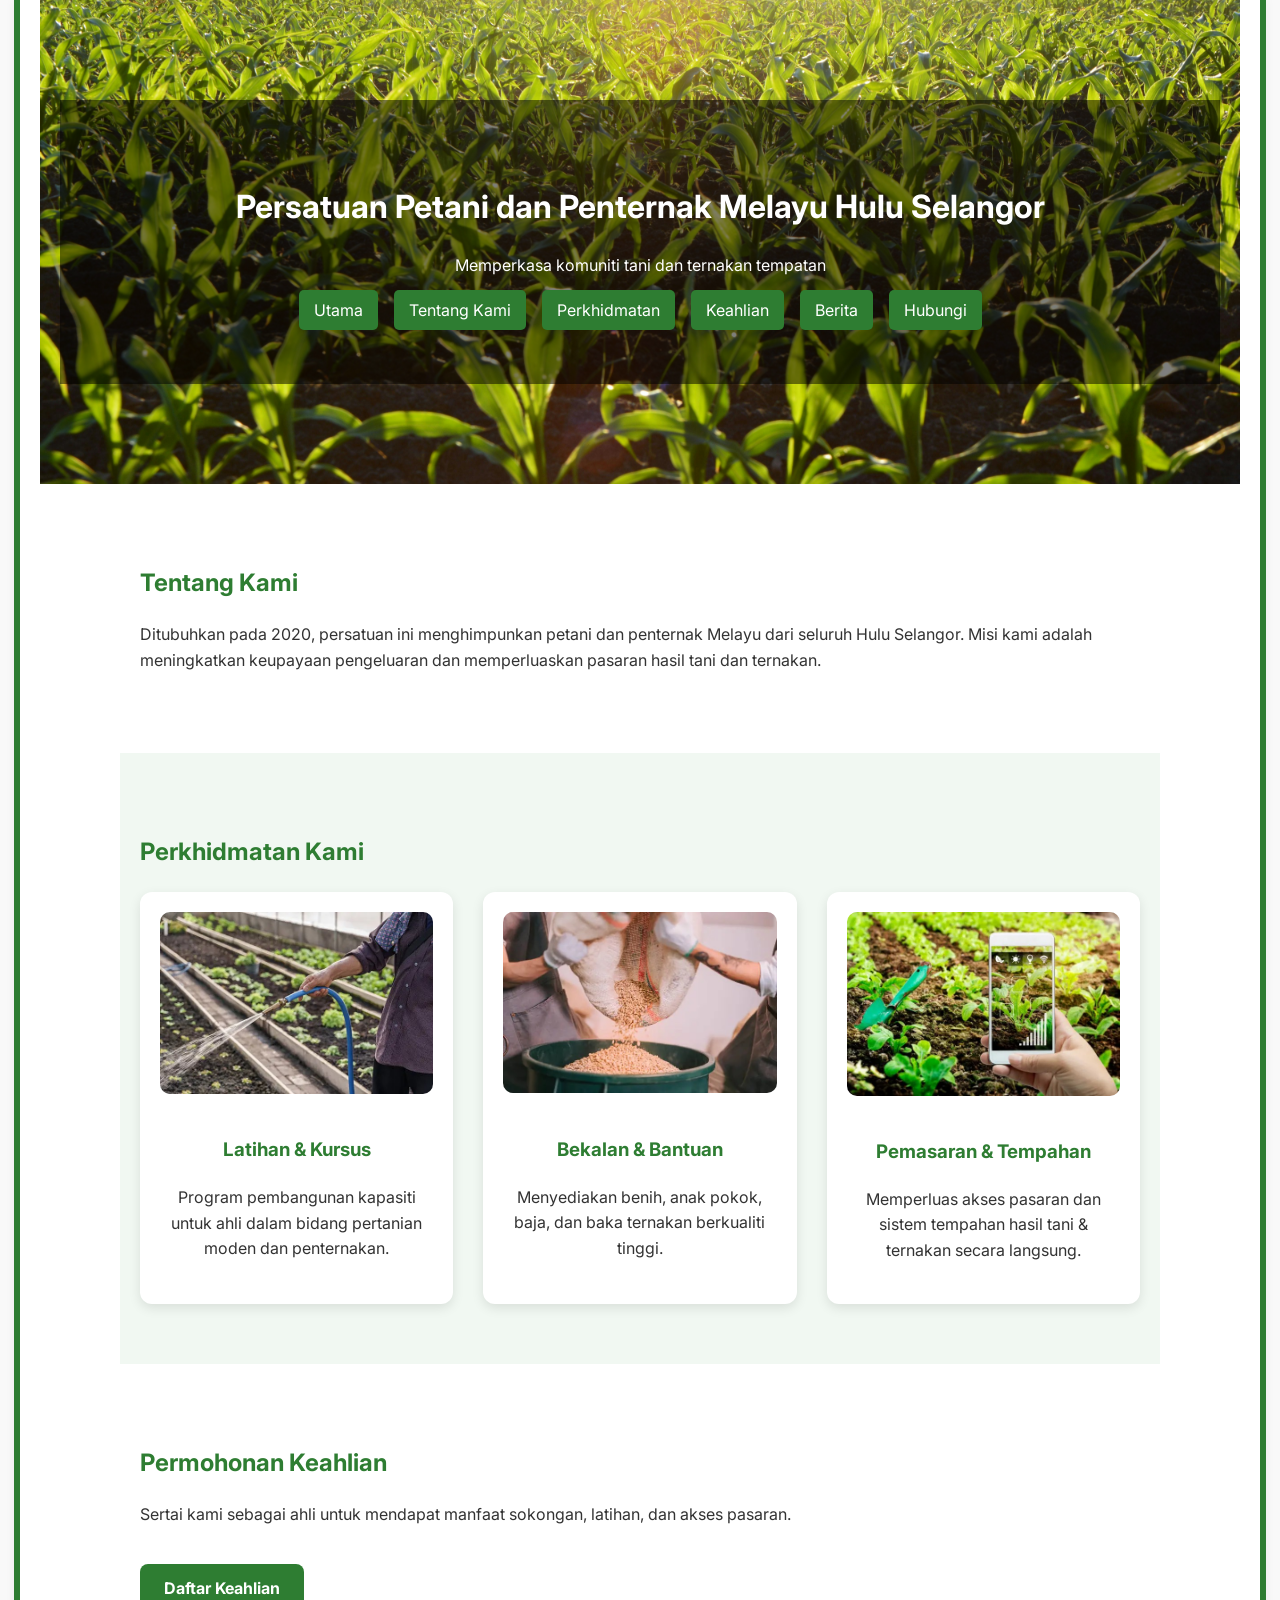
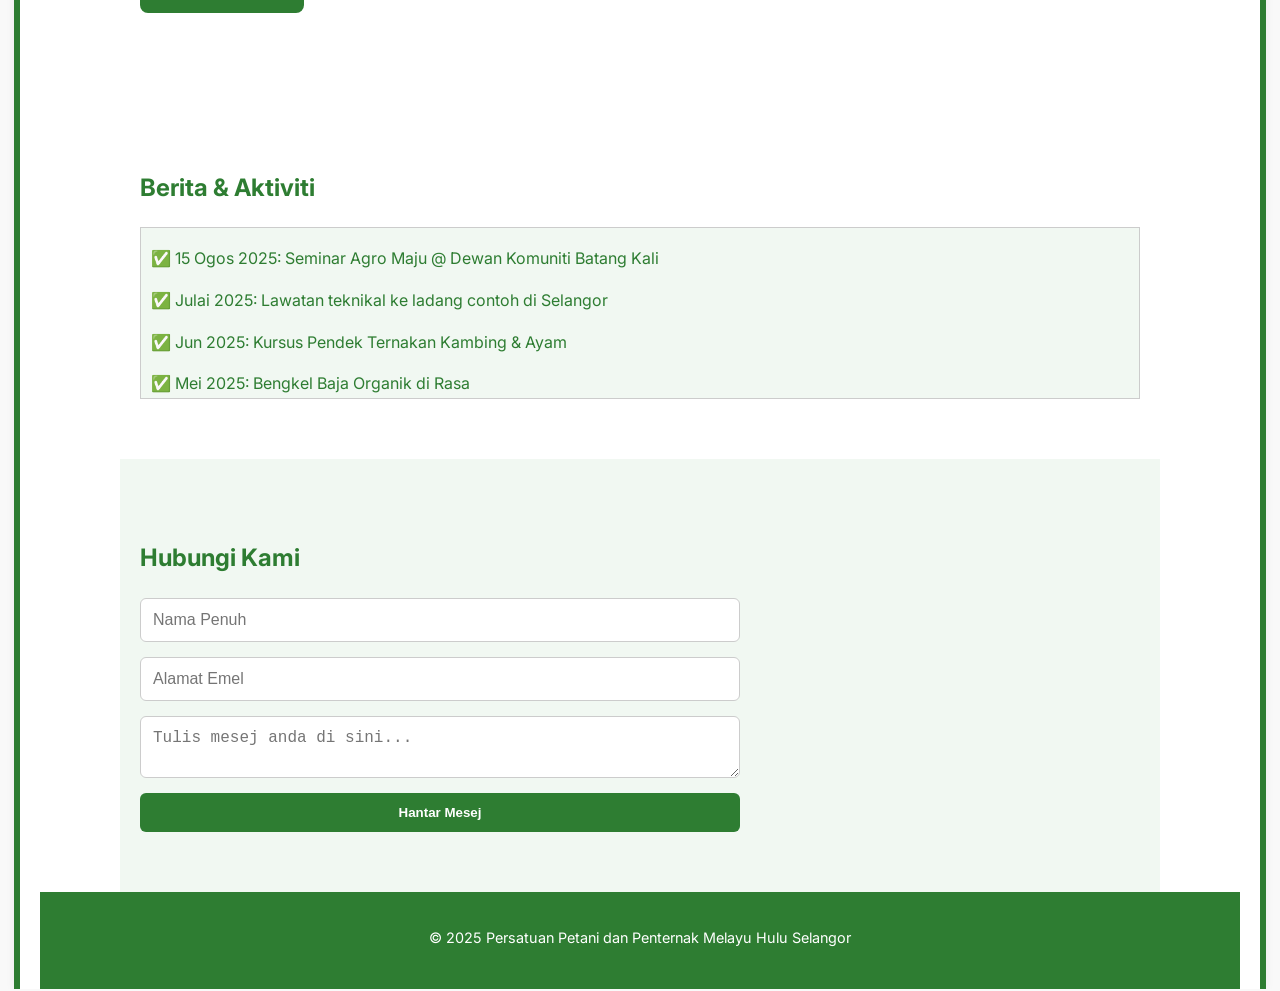
<file: index.html>
<!DOCTYPE html>
<html lang="ms">
<head>
  <meta charset="UTF-8" />
  <meta name="viewport" content="width=device-width, initial-scale=1.0" />
  <meta name="theme-color" content="#FFFFFF" />
  <title>Persatuan Petani dan Penternak Melayu Hulu Selangor</title>
  <link rel="icon" href="img/banner.jpg" />
  <link rel="stylesheet" href="style.css" />
  <link href="https://fonts.googleapis.com/css2?family=Inter&display=swap" rel="stylesheet" />
</head>
<body>
  <div class="container">
    <header class="hero">
      <div class="overlay">
        <h1>Persatuan Petani dan Penternak Melayu Hulu Selangor</h1>
        <p>Memperkasa komuniti tani dan ternakan tempatan</p>
        <nav>
          <ul>
            <li><a href="#">Utama</a></li>
            <li><a href="#tentang">Tentang Kami</a></li>
            <li><a href="#perkhidmatan">Perkhidmatan</a></li>
            <li><a href="#keahlian">Keahlian</a></li>
            <li><a href="#berita">Berita</a></li>
            <li><a href="#hubungi">Hubungi</a></li>
          </ul>
        </nav>
      </div>
    </header>

    <main>
      <section id="tentang">
        <h2>Tentang Kami</h2>
        <p>Ditubuhkan pada 2020, persatuan ini menghimpunkan petani dan penternak Melayu dari seluruh Hulu Selangor. Misi kami adalah meningkatkan keupayaan pengeluaran dan memperluaskan pasaran hasil tani dan ternakan.</p>
      </section>

      <section id="perkhidmatan" class="bg-light">
        <h2>Perkhidmatan Kami</h2>
        <div class="grid">
          <div class="card">
            <img src="img/latihan.jpg" alt="Latihan Pertanian" />
            <h3>Latihan & Kursus</h3>
            <p>Program pembangunan kapasiti untuk ahli dalam bidang pertanian moden dan penternakan.</p>
          </div>
          <div class="card">
            <img src="img/bekalan.jpg" alt="Bekalan Benih" />
            <h3>Bekalan & Bantuan</h3>
            <p>Menyediakan benih, anak pokok, baja, dan baka ternakan berkualiti tinggi.</p>
          </div>
          <div class="card">
            <a href="order.html" target="_blank">
              <img src="img/pasaran.jpg" alt="Pasaran" />
              <h3>Pemasaran & Tempahan</h3>
              <p>Memperluas akses pasaran dan sistem tempahan hasil tani & ternakan secara langsung.</p>
            </a>
          </div>
        </div>
      </section>

      <section id="keahlian">
        <h2>Permohonan Keahlian</h2>
        <p>Sertai kami sebagai ahli untuk mendapat manfaat sokongan, latihan, dan akses pasaran.</p>
        <a href="https://docs.google.com/forms/d/e/1FAIpQLSdunsdr13lrnPWJwEhJfTP72BDJOvR4etPCgodRfhuBAToGKg/viewform" target="_blank" class="btn-daftar">Daftar Keahlian</a>
      </section>

      <section id="berita">
        <h2>Berita & Aktiviti</h2>
        <div class="berita-scroll">
          <ul>
            <li><a href="berita/15-ogos-2025-seminar-agro.html" target="_blank">✅ 15 Ogos 2025: Seminar Agro Maju @ Dewan Komuniti Batang Kali</a></li>
            <li><a href="berita/julai-2025-lawatan-teknikal.html" target="_blank">✅ Julai 2025: Lawatan teknikal ke ladang contoh di Selangor</a></li>
            <li><a href="berita/jun-2025-kursus-ternakan.html" target="_blank">✅ Jun 2025: Kursus Pendek Ternakan Kambing & Ayam</a></li>
            <li><a href="berita/mei-2025-bengkel-organik.html" target="_blank">✅ Mei 2025: Bengkel Baja Organik di Rasa</a></li>
          </ul>
        </div>
      </section>

      <section id="hubungi" class="bg-light">
        <h2>Hubungi Kami</h2>
        <form action="https://formsubmit.co/pasarladang@gmail.com" method="POST">
          <input type="text" name="nama" placeholder="Nama Penuh" required />
          <input type="email" name="emel" placeholder="Alamat Emel" required />
          <textarea name="mesej" placeholder="Tulis mesej anda di sini..." required></textarea>
          <input type="hidden" name="_subject" value="Mesej dari Laman PPPMHS">
          <input type="hidden" name="_captcha" value="false">
          <input type="hidden" name="_next" value="https://example.com/terima-kasih.html">
          <button type="submit">Hantar Mesej</button>
        </form>
      </section>
    </main>

    <footer>
      <p>&copy; 2025 Persatuan Petani dan Penternak Melayu Hulu Selangor</p>
    </footer>
  </div>
</body>
</file>
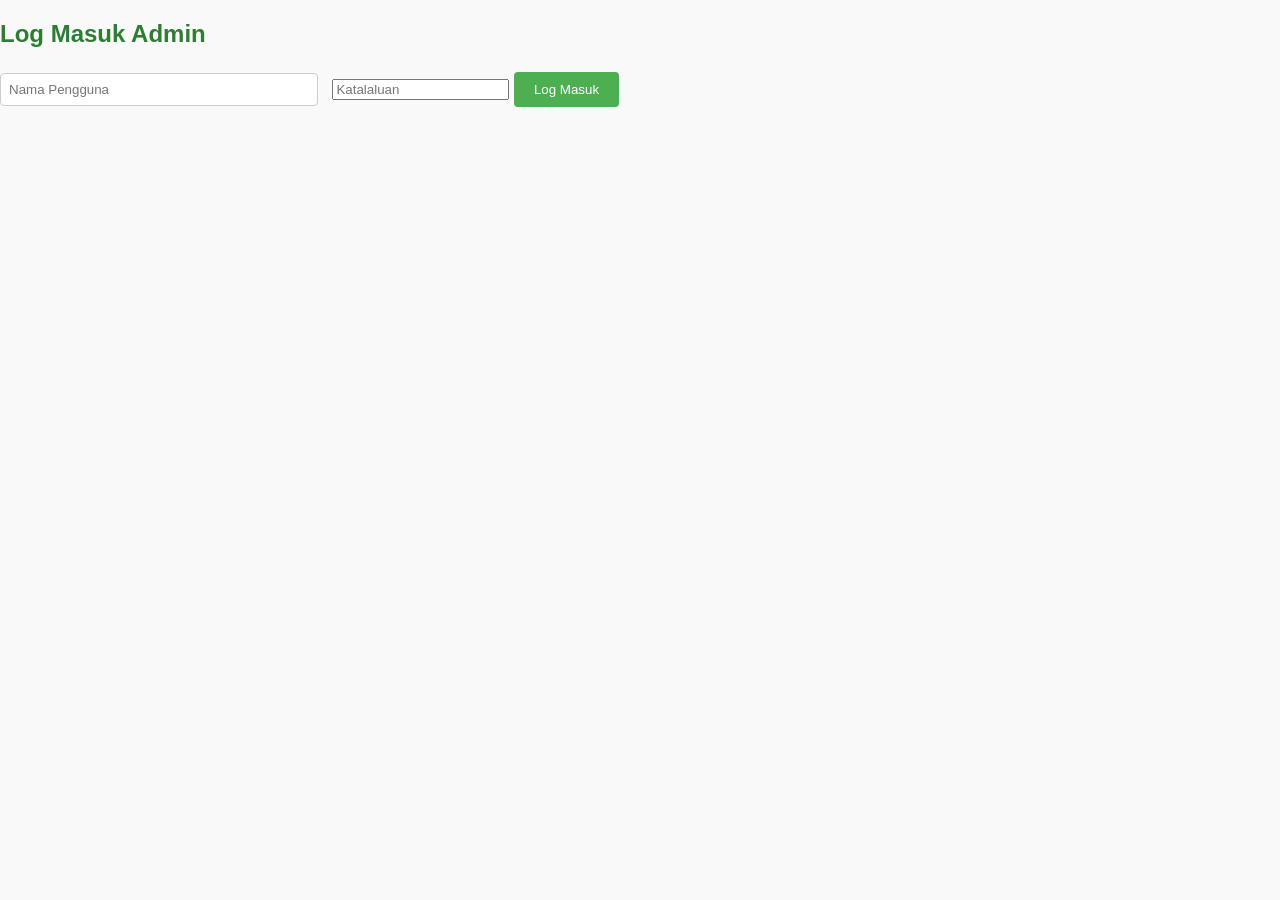
<file: admin panel ui.html>
<!DOCTYPE html>
<html lang="ms">
<head>
  <meta charset="UTF-8">
  <meta name="viewport" content="width=device-width, initial-scale=1.0">
  <title>Panel Admin PasarLadang</title>
  <link rel="stylesheet" href="admin-style.css">
</head>
<body>
  <div id="login-section">
    <h2>Log Masuk Admin</h2>
    <form id="login-form" method="POST">
      <input type="text" id="admin-username" placeholder="Nama Pengguna" required>
      <input type="password" id="admin-password" placeholder="Katalaluan" required>
      <button type="submit">Log Masuk</button>
    </form>
  </div>

  <div id="admin-panel" style="display:none;">
    <header class="admin-header">
      <h1>Panel Admin PasarLadang</h1>
      <nav>
        <button onclick="tukarTab('produk')">📦 Produk</button>
        <button onclick="tukarTab('tempahan')">📄 Tempahan</button>
        <button onclick="tukarTab('berita')">📰 Berita</button>
      </nav>
    </header>

    <main>
      <!-- Tab: Produk -->
      <section id="tab-produk" class="tab-content">
        <h2>Senarai Produk</h2>
        <table id="produk-table">
          <thead>
            <tr>
              <th>Nama</th><th>Harga</th><th>Unit</th><th>Gambar</th><th>Tindakan</th>
            </tr>
          </thead>
          <tbody id="produk-list">
            <!-- Diisi melalui JavaScript -->
          </tbody>
        </table>

        <h3>Tambah Produk Baru</h3>
        <form id="form-produk">
          <input type="text" id="nama" placeholder="Nama" required>
          <input type="number" id="harga" placeholder="Harga" required>
          <input type="text" id="unit" placeholder="Unit" required>
          <input type="text" id="gambar" placeholder="Path Gambar" required>
          <button type="submit">Tambah</button>
        </form>
      </section>

      <!-- Tab: Tempahan (Placeholder) -->
      <section id="tab-tempahan" class="tab-content" style="display:none">
        <h2>Senarai Tempahan</h2>
        <a href="senarai-tempahan.html">📦 Lihat Senarai Tempahan</a>

      </section>

      <!-- Tab: Berita -->
      <section id="tab-berita" class="tab-content" style="display:none">
        <h2>Urus Berita & Aktiviti</h2>
        <form id="form-berita">
          <input type="text" id="tajuk-berita" placeholder="Tajuk" required>
          <textarea id="kandungan-berita" placeholder="Isi berita" required></textarea>
          <button type="submit">Hantar Berita</button>
        </form>
        <ul id="senarai-berita"></ul>
      </section>
    </main>
  </div>

  <script>
    const produkList = [];
    const beritaList = [];

    function renderProduk() {
      const tbody = document.getElementById('produk-list');
      tbody.innerHTML = '';
      produkList.forEach((p, i) => {
        tbody.innerHTML += `
          <tr>
            <td>${p.nama}</td>
            <td>RM${p.harga}</td>
            <td>${p.unit}</td>
            <td><img src="${p.gambar}" width="50"></td>
            <td><button onclick="padamProduk(${i})">Padam</button></td>
          </tr>`;
      });
    }

    function padamProduk(index) {
      produkList.splice(index, 1);
      renderProduk();
    }

    document.getElementById('form-produk').addEventListener('submit', (e) => {
      e.preventDefault();
      const nama = document.getElementById('nama').value;
      const harga = parseFloat(document.getElementById('harga').value);
      const unit = document.getElementById('unit').value;
      const gambar = document.getElementById('gambar').value;
      produkList.push({ nama, harga, unit, gambar });
      renderProduk();
      e.target.reset();
    });

    function tukarTab(tabId) {
      document.querySelectorAll('.tab-content').forEach(el => el.style.display = 'none');
      document.getElementById('tab-' + tabId).style.display = 'block';
    }

    document.getElementById('login-form').addEventListener('submit', function(e) {
      e.preventDefault();
      const user = document.getElementById('admin-username').value;
      const pass = document.getElementById('admin-password').value;
      if (user === 'admin' && pass === 'ladang0725') {
        document.getElementById('login-section').style.display = 'none';
        document.getElementById('admin-panel').style.display = 'block';
      } else {
        alert('Nama pengguna atau kata laluan salah.');
      }
    });

    document.getElementById('form-berita').addEventListener('submit', function(e) {
      e.preventDefault();
      const tajuk = document.getElementById('tajuk-berita').value;
      const kandungan = document.getElementById('kandungan-berita').value;
      beritaList.push({ tajuk, kandungan });
      simpanBerita();
      renderBerita();
      e.target.reset();
    });

    function renderBerita() {
      const senarai = document.getElementById('senarai-berita');
      senarai.innerHTML = '';
      beritaList.forEach((b, i) => {
        senarai.innerHTML += `<li><strong>${b.tajuk}</strong><br>${b.kandungan}</li>`;
      });
    }

    function simpanBerita() {
      localStorage.setItem('berita', JSON.stringify(beritaList));
    }

    function muatBerita() {
      const data = localStorage.getItem('berita');
      if (data) {
        const parsed = JSON.parse(data);
        parsed.forEach(b => beritaList.push(b));
        renderBerita();
      }
    }

    window.onload = function() {
  muatBerita();
  muatTempahan();
};
    function renderTempahan() {
  const section = document.getElementById('tab-tempahan');
  section.innerHTML = `
    <h2>Senarai Tempahan</h2>
    <table>
      <thead>
        <tr><th>Nama</th><th>Telefon</th><th>Alamat</th><th>Produk</th></tr>
      </thead>
      <tbody id="senarai-tempahan"></tbody>
    </table>`;
  
  const tbody = document.getElementById('senarai-tempahan');
  tempahanList.forEach(t => {
    tbody.innerHTML += `
      <tr>
        <td>${t.nama}</td>
        <td>${t.telefon}</td>
        <td>${t.alamat}</td>
        <td>${t.senaraiProduk}</td>
      </tr>`;
  });
}

function simpanTempahan() {
  localStorage.setItem('tempahan', JSON.stringify(tempahanList));
}

function muatTempahan() {
  const data = localStorage.getItem('tempahan');
  if (data) {
    const parsed = JSON.parse(data);
    parsed.forEach(t => tempahanList.push(t));
    renderTempahan();
  }
}

  </script>
</body>
</html>
</file>
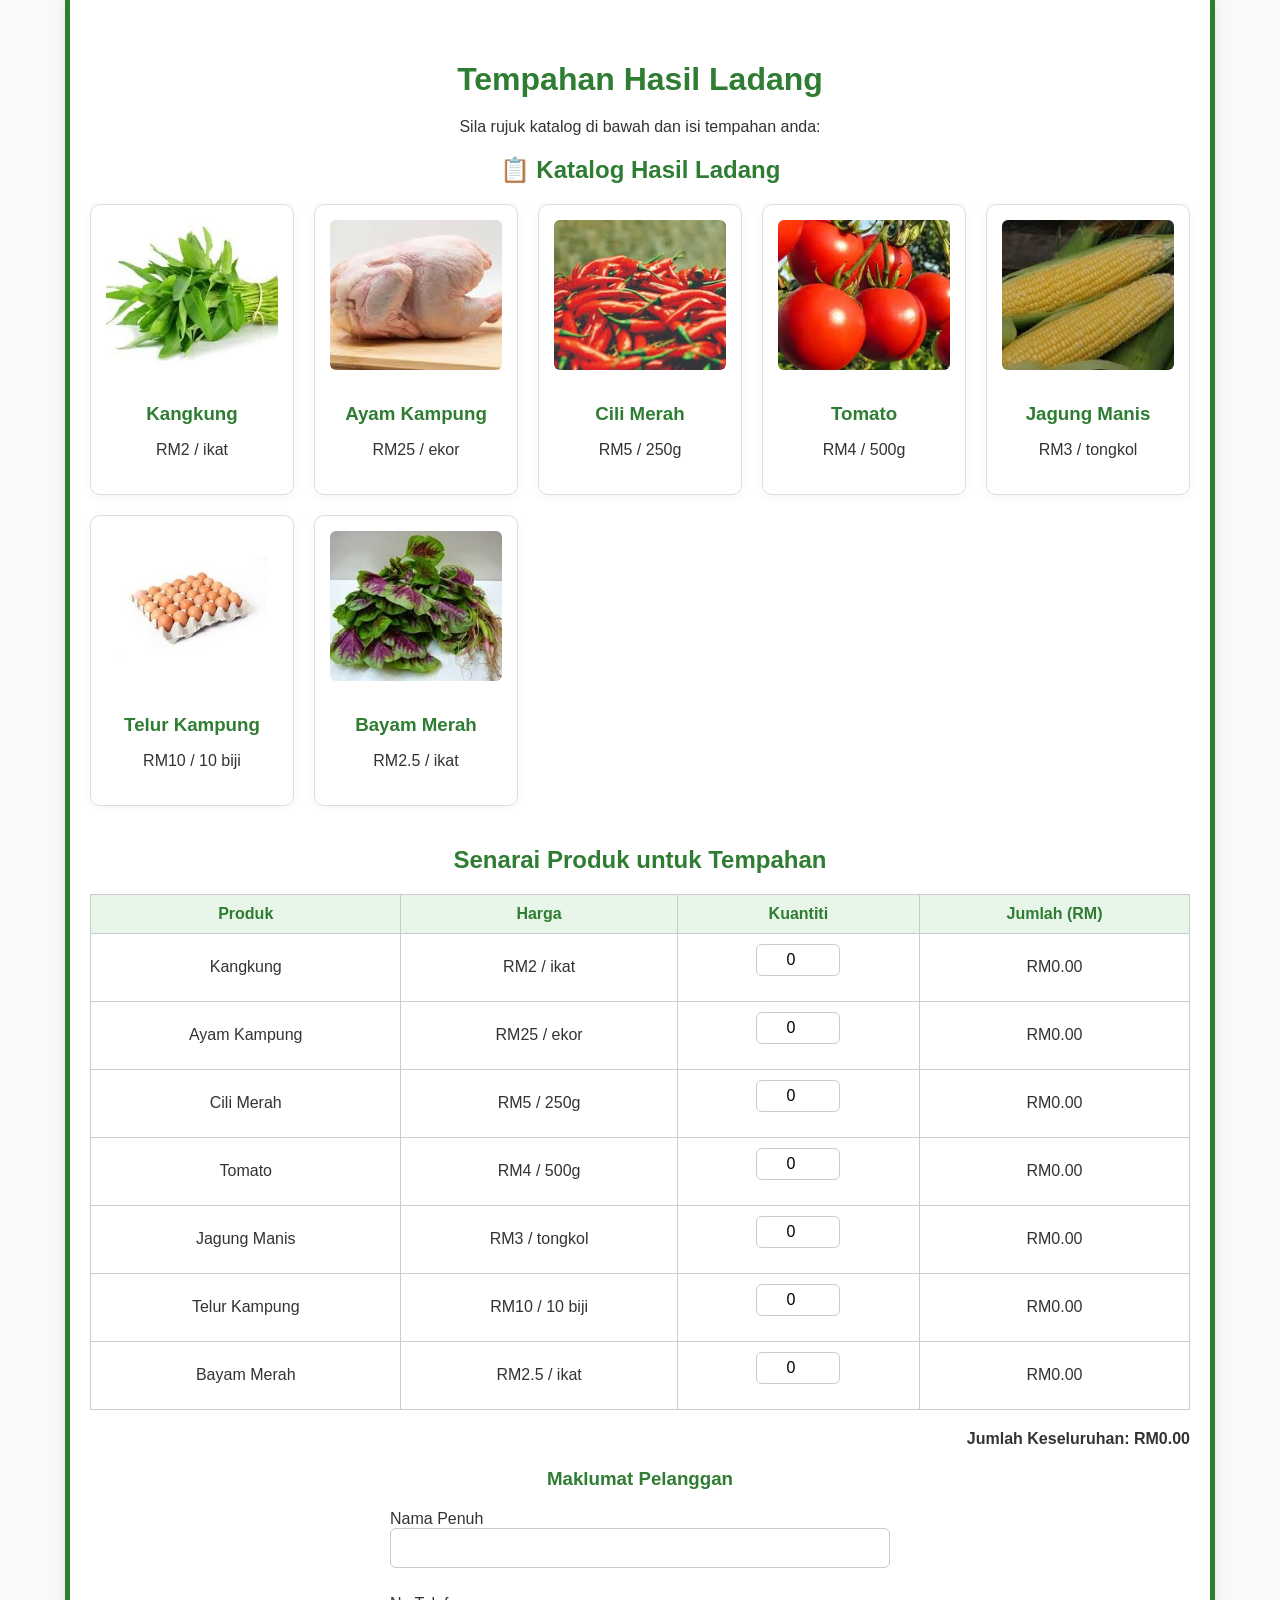
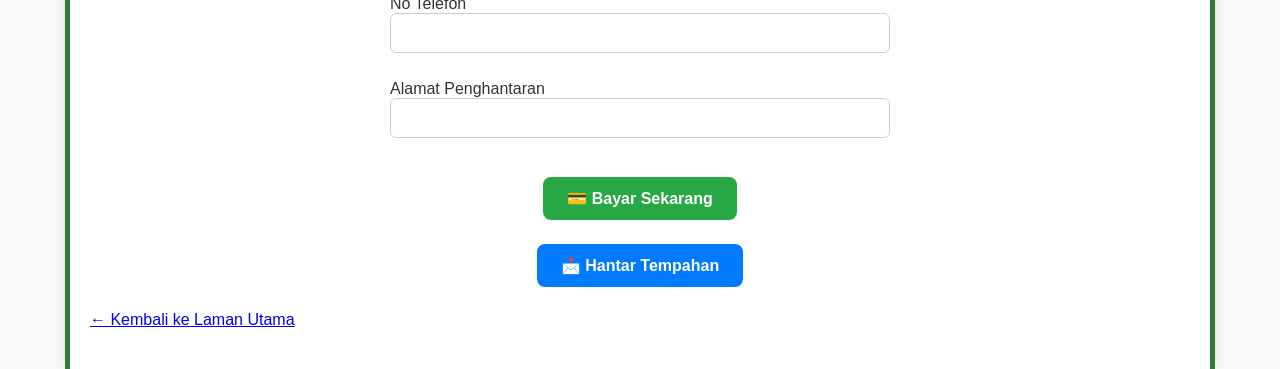
<file: order.html>
<!DOCTYPE html>
<html lang="ms">
<head>
  <meta charset="UTF-8" />
  <meta name="viewport" content="width=device-width, initial-scale=1.0" />
  <title>Tempahan PasarLadang</title>
  <link rel="stylesheet" href="style-order.css" />
</head>
<body class="order-page">
  <main class="order-container">
    <h1>Tempahan Hasil Ladang</h1>
    <p>Sila rujuk katalog di bawah dan isi tempahan anda:</p>

    <!-- Katalog Produk -->
    <section class="produk-senarai">
      <h2>📋 Katalog Hasil Ladang</h2>
      <div id="produk-grid" class="produk-grid"></div>
    </section>

    <!-- Borang Tempahan -->
    <form id="order-form" action="https://formsubmit.co/pasarladang@gmail.com" method="POST">
      <h2>Senarai Produk untuk Tempahan</h2>
      <table class="jadual-produk">
        <thead>
          <tr>
            <th>Produk</th>
            <th>Harga</th>
            <th>Kuantiti</th>
            <th>Jumlah (RM)</th>
          </tr>
        </thead>
        <tbody id="borang-produk">
          <!-- Akan diisi melalui JavaScript -->
        </tbody>
      </table>

      <p style="text-align:right; font-weight:bold;">
        Jumlah Keseluruhan: <span id="jumlah-keseluruhan">RM0.00</span>
      </p>

      <h3>Maklumat Pelanggan</h3>
      <div class="maklumat-pelanggan">
  <div class="input-kumpulan">
    <label for="nama">Nama Penuh</label>
    <input type="text" id="nama" name="nama" required>
  </div>
  <div class="input-kumpulan">
    <label for="telefon">No Telefon</label>
    <input type="text" id="telefon" name="telefon" required>
  </div>
  <div class="input-kumpulan">
    <label for="alamat">Alamat Penghantaran</label>
    <input type="text" id="alamat" name="alamat" required>
  </div>
</div>

<div class="butang-container">
  <a href="https://toyyibpay.com/sample-bayaran" target="_blank" class="butang-bayar">💳 Bayar Sekarang</a>
</div>
      <div class="butang-container">
  <button type="submit" class="butang-hantar">📩 Hantar Tempahan</button>
</div>
      <input type="hidden" name="_subject" value="Tempahan Baru dari PasarLadang">
      <input type="hidden" name="_captcha" value="false">
      <input type="hidden" name="_next" value="terima-kasih.html">
    </form>

    <div style="margin-top: 20px;">
      <a href="index.html">← Kembali ke Laman Utama</a>
    </div>
  </main>

  <!-- SCRIPT -->
 <script>
  async function muatProduk() {
    try {
      const response = await fetch('produk.json');
      const produkList = await response.json();

      const katalog = document.getElementById("produk-grid");
      const borang = document.getElementById("borang-produk");

      produkList.forEach(item => {
        // Katalog
        const div = document.createElement("div");
        div.className = "produk-kad";
        div.innerHTML = `
          <img src="${item.gambar}" alt="${item.nama}">
          <h3>${item.nama}</h3>
          <p>RM${item.harga} / ${item.unit}</p>
        `;
        katalog.appendChild(div);

        // Borang
        const tr = document.createElement("tr");
        tr.innerHTML = `
          <td>${item.nama}</td>
          <td data-harga="${item.harga}">RM${item.harga} / ${item.unit}</td>
          <td><input type="number" name="${item.nama}" min="0" value="0" onchange="kiraJumlah()"></td>
          <td class="jumlah-item">RM0.00</td>
        `;
        borang.appendChild(tr);
      });

      kiraJumlah();
    } catch (err) {
      console.error("Gagal muat produk.json:", err);
      alert("Gagal memuatkan senarai produk.");
    }
  }

  function kiraJumlah() {
    const baris = document.querySelectorAll("#borang-produk tr");
    let jumlahKeseluruhan = 0;

    baris.forEach(row => {
      const hargaCell = row.querySelector("td[data-harga]");
      const harga = parseFloat(hargaCell.getAttribute("data-harga"));
      const kuantitiInput = row.querySelector("input[type='number']");
      const kuantiti = parseInt(kuantitiInput.value) || 0;
      const jumlah = harga * kuantiti;

      row.querySelector(".jumlah-item").innerText = "RM" + jumlah.toFixed(2);
      jumlahKeseluruhan += jumlah;
    });

    document.getElementById("jumlah-keseluruhan").innerText = "RM" + jumlahKeseluruhan.toFixed(2);
  }

  window.onload = muatProduk;

  document.getElementById("order-form").addEventListener("submit", function (event) {
    const tempahanList = JSON.parse(localStorage.getItem("tempahan") || "[]");

    const nama = document.getElementById("nama").value;
    const telefon = document.getElementById("telefon").value;
    const alamat = document.getElementById("alamat").value;

    const baris = document.querySelectorAll("#borang-produk tr");
    let senaraiProduk = [];

    baris.forEach(row => {
      const namaProduk = row.cells[0].innerText;
      const kuantiti = parseInt(row.querySelector("input[type='number']").value) || 0;
      if (kuantiti > 0) {
        senaraiProduk.push(`${namaProduk} x${kuantiti}`);
      }
    });

    // Halang submit jika tiada produk dipilih
    if (senaraiProduk.length === 0) {
      alert("Sila pilih sekurang-kurangnya satu produk untuk ditempah.");
      event.preventDefault();
      return;
    }

    const rekodBaru = {
      nama,
      telefon,
      alamat,
      senaraiProduk: senaraiProduk.join(", ")
    };

    tempahanList.push(rekodBaru);
    localStorage.setItem("tempahan", JSON.stringify(tempahanList));
  });
</script>
</body>
</html>
</file>
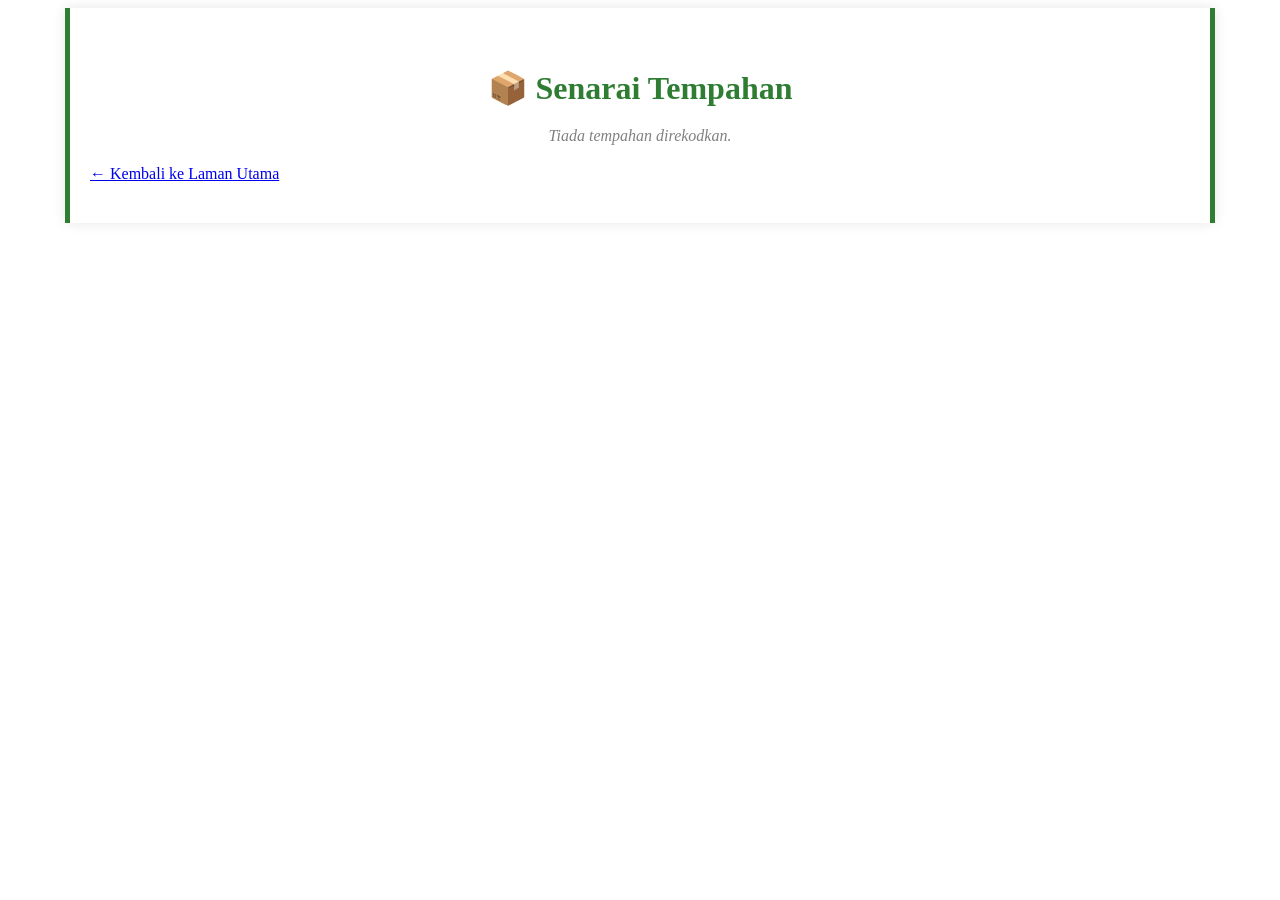
<file: senarai-tempahan.html>
<!DOCTYPE html>
<html lang="ms">
<head>
  <meta charset="UTF-8" />
  <title>Senarai Tempahan</title>
  <link rel="stylesheet" href="style-order.css" />
  <style>
    table {
      width: 100%;
      border-collapse: collapse;
      margin-top: 20px;
    }

    th, td {
      padding: 10px;
      border: 1px solid #ccc;
      text-align: left;
    }

    .kosong {
      color: gray;
      font-style: italic;
    }

    .total-box {
      margin-top: 15px;
      font-weight: bold;
    }

    .btn-padam {
      background-color: #c0392b;
      color: white;
      border: none;
      padding: 6px 10px;
      border-radius: 4px;
      cursor: pointer;
    }

    .btn-padam:hover {
      background-color: #e74c3c;
    }
  </style>
</head>
<body>
  <main class="order-container">
    <h1>📦 Senarai Tempahan</h1>
    <div id="senarai"></div>

    <div class="total-box" id="ringkasan"></div>

    <div style="margin-top: 20px;">
      <a href="index.html">← Kembali ke Laman Utama</a>
    </div>
  </main>

  <script>
    let tempahanList = JSON.parse(localStorage.getItem("tempahan") || "[]");
    const senaraiDiv = document.getElementById("senarai");
    const ringkasanDiv = document.getElementById("ringkasan");

    function paparSenarai() {
      if (tempahanList.length === 0) {
        senaraiDiv.innerHTML = '<p class="kosong">Tiada tempahan direkodkan.</p>';
        ringkasanDiv.innerHTML = '';
        return;
      }

      let html = `
        <table>
          <thead>
            <tr>
              <th>Nama</th>
              <th>Telefon</th>
              <th>Alamat</th>
              <th>Produk Ditempah</th>
              <th>Jumlah (RM)</th>
              <th>Tindakan</th>
            </tr>
          </thead>
          <tbody>
      `;

      let jumlahKeseluruhan = 0;

      tempahanList.forEach((tempahan, index) => {
        const nilai = anggarJumlah(tempahan.senaraiProduk);
        jumlahKeseluruhan += nilai;

        html += `
          <tr>
            <td>${tempahan.nama}</td>
            <td>${tempahan.telefon}</td>
            <td>${tempahan.alamat}</td>
            <td>${tempahan.senaraiProduk}</td>
            <td>RM${nilai.toFixed(2)}</td>
            <td><button class="btn-padam" onclick="padamTempahan(${index})">🗑️ Padam</button></td>
          </tr>
        `;
      });

      html += `</tbody></table>`;
      senaraiDiv.innerHTML = html;

      ringkasanDiv.innerHTML = `
        Jumlah Tempahan: ${tempahanList.length}<br>
        Nilai Keseluruhan: RM${jumlahKeseluruhan.toFixed(2)}
      `;
    }

    function anggarJumlah(teks) {
      const hargaMap = {
        "Kangkung": 2,
        "Ayam Kampung": 25,
        "Cili Merah": 5,
        "Tomato": 4,
        "Jagung Manis": 3,
        "Telur Kampung": 10,
        "Bayam Merah": 2.5
      };

      let jumlah = 0;
      if (!teks) return 0;

      const senarai = teks.split(",");
      senarai.forEach(item => {
        const padan = item.trim().match(/(.+?) x(\d+)/);
        if (padan) {
          const nama = padan[1].trim();
          const kuantiti = parseInt(padan[2]);
          const harga = hargaMap[nama] || 0;
          jumlah += harga * kuantiti;
        }
      });
      return jumlah;
    }

    function padamTempahan(index) {
      if (confirm("Padam tempahan ini?")) {
        tempahanList.splice(index, 1);
        localStorage.setItem("tempahan", JSON.stringify(tempahanList));
        paparSenarai();
      }
    }

    // Mula papar
    paparSenarai();
  </script>
</body>
</html>
</file>
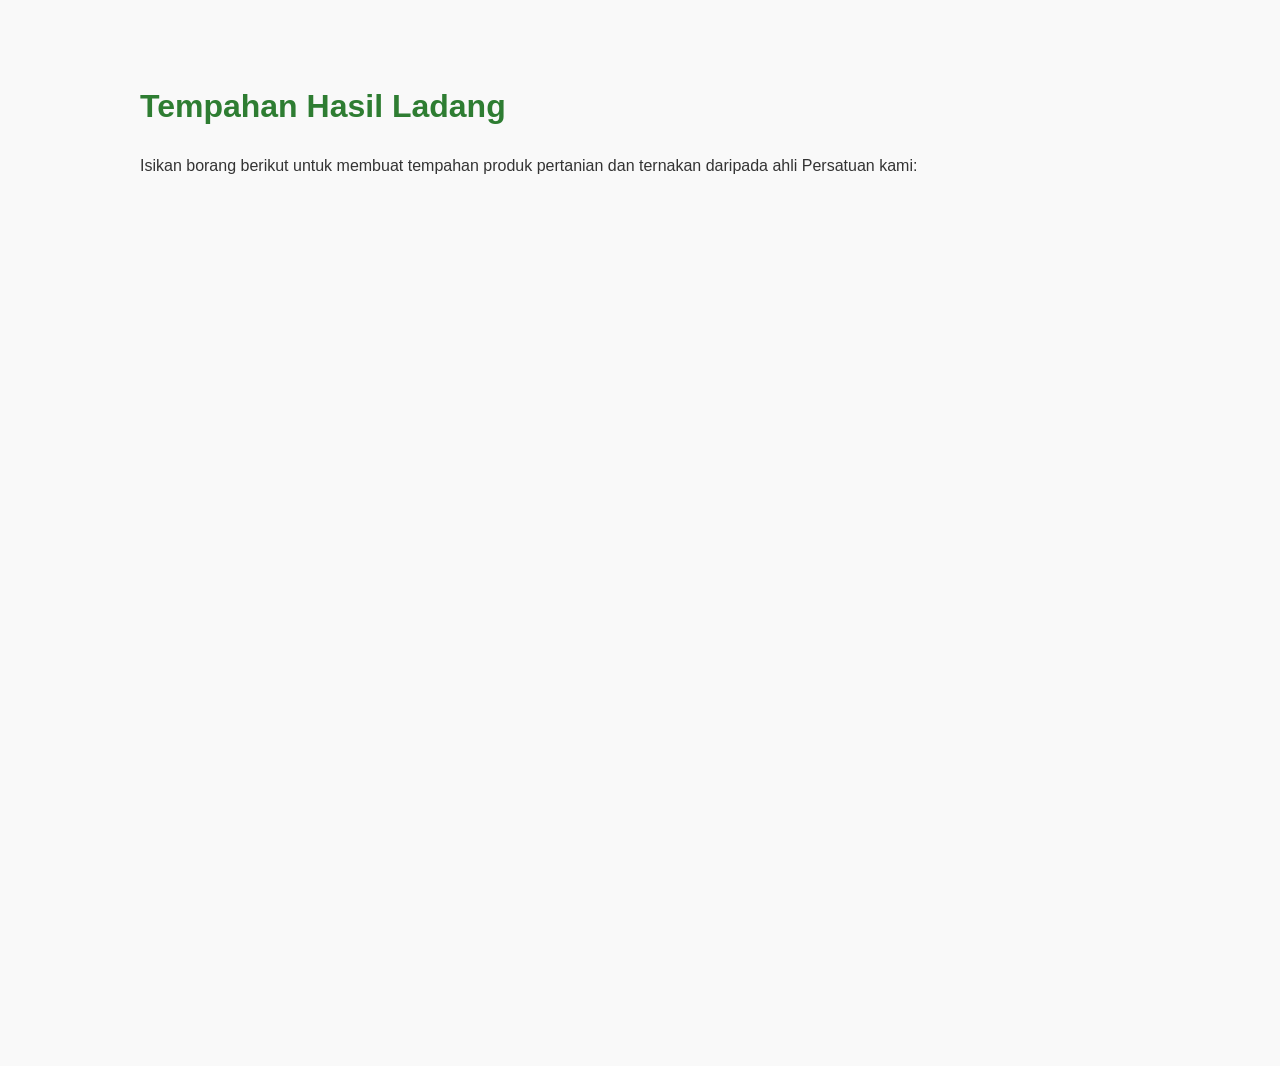
<file: tempahan.html>
<!DOCTYPE html>
<html lang="ms">
<head>
  <meta charset="UTF-8" />
  <meta name="viewport" content="width=device-width, initial-scale=1.0" />
  <title>Tempahan Hasil Ladang - PasarLadang</title>
  <link rel="stylesheet" href="style.css" />
</head>
<body>
  <main style="padding: 60px 20px; max-width: 1000px; margin: auto;">
    <h1>Tempahan Hasil Ladang</h1>
    <p>Isikan borang berikut untuk membuat tempahan produk pertanian dan ternakan daripada ahli Persatuan kami:</p>

    <!-- Iframe Google Form -->
    <iframe 
      src="https://docs.google.com/forms/d/e/your-form-id/viewform?embedded=true" 
      width="100%" 
      height="800" 
      frameborder="0" 
      marginheight="0" 
      marginwidth="0">
      Memuatkan borang tempahan…
    </iframe>
  </main>
</body>
</html>
</file>
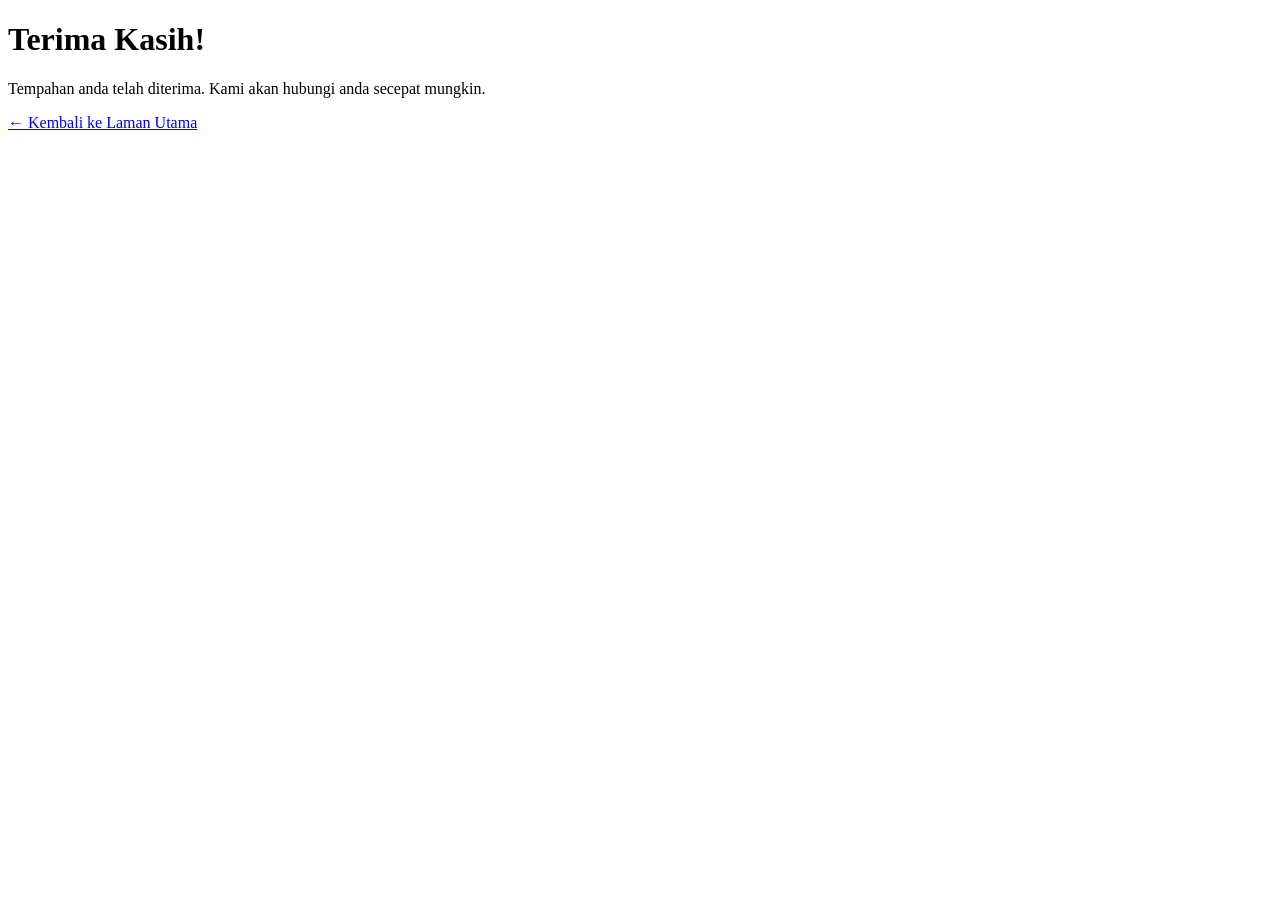
<file: terima-kasih.html>
<!DOCTYPE html>
<html lang="ms">
<head>
  <meta charset="UTF-8" />
  <meta name="viewport" content="width=device-width, initial-scale=1.0" />
  <title>Terima Kasih</title>
</head>
<body>
  <h1>Terima Kasih!</h1>
  <p>Tempahan anda telah diterima. Kami akan hubungi anda secepat mungkin.</p>
  <a href="index.html">← Kembali ke Laman Utama</a>
</body>
</html>
</file>
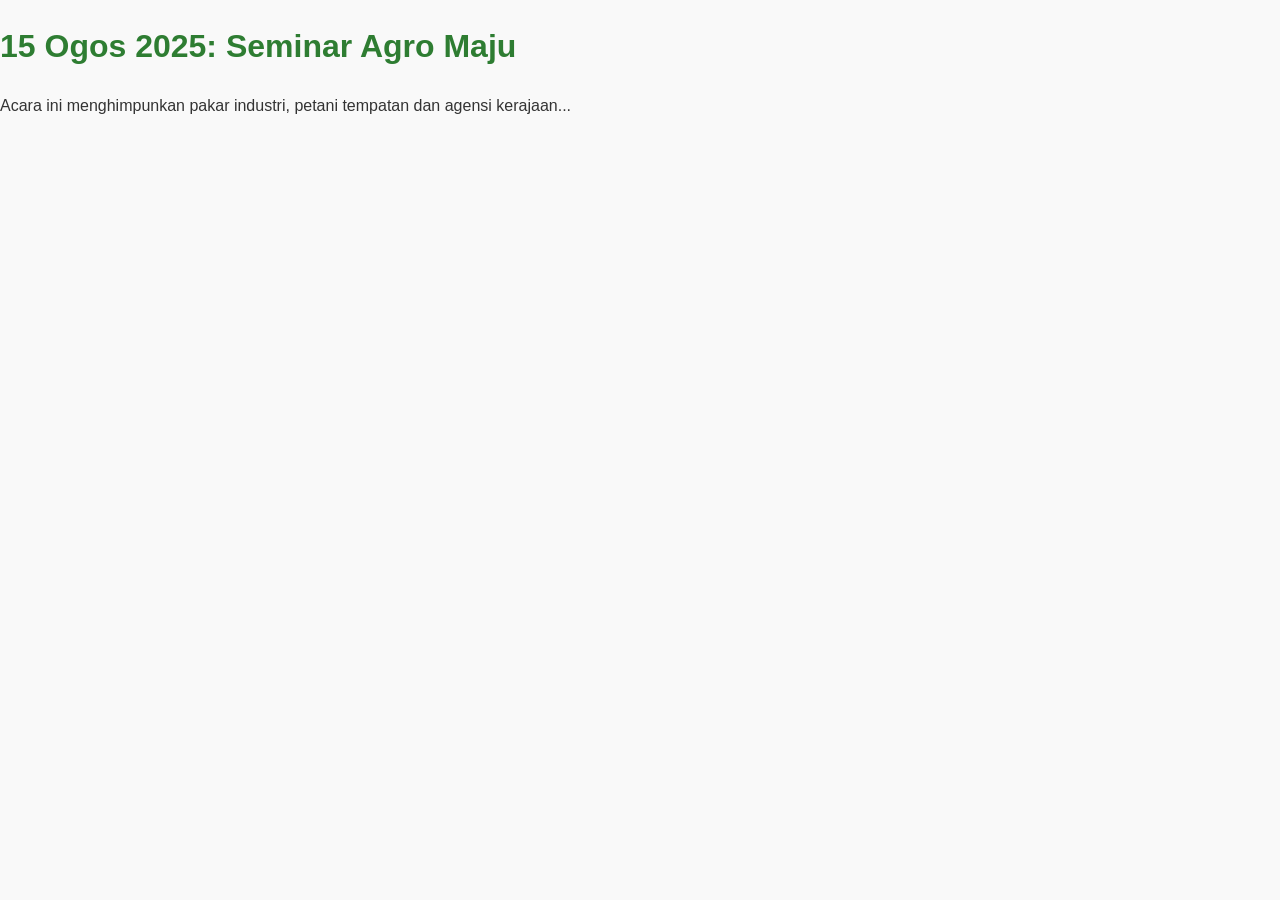
<file: berita/15-ogos-2025-seminar-agro.html>
<!DOCTYPE html>
<html lang="ms">
<head>
  <meta charset="UTF-8" />
  <title>15 Ogos 2025: Seminar Agro Maju</title>
  <link rel="stylesheet" href="../style.css" />
</head>
<body>
  <main>
    <h1>15 Ogos 2025: Seminar Agro Maju</h1>
    <p>Acara ini menghimpunkan pakar industri, petani tempatan dan agensi kerajaan...</p>
  </main>
</body>
</html>
</file>
<file: style.css>
/* Umum */
body {
  font-family: 'Inter', sans-serif;
  margin: 0;
  padding: 0;
  line-height: 1.6;
  background-color: #f9f9f9;
  color: #333;
}

a {
  color: inherit;
  text-decoration: none;
}

img {
  max-width: 100%;
  height: auto;
}

/* Container dengan border kiri dan kanan */
.container {
  max-width: 1200px;
  margin: 0 auto;
  padding: 0 20px;
  border-left: 6px solid #2e7d32;
  border-right: 6px solid #2e7d32;
  background-color: #fff;
  box-shadow: 0 0 10px rgba(0,0,0,0.05);
}

/* Header Hero */
.hero {
  background: url('img/banner.jpg') center/cover no-repeat;
  color: white;
  padding: 100px 20px;
  text-align: center;
  position: relative;
}

.hero .overlay {
  background-color: rgba(0, 0, 0, 0.5);
  padding: 60px 20px;
}

  .hero h1 {
  color: white;
  font-size: rem;
  font-weight: bold;

}

/* Navigasi */
nav ul {
  list-style: none;
  padding: 0;
  margin: 20px 0 0;
  display: flex;
  justify-content: center;
  flex-wrap: wrap;
  gap: 1rem;
}

nav ul li {
  position: relative;
}

nav a {
  padding: 10px 15px;
  background-color: #2e7d32;
  color: white;
  border-radius: 5px;
  transition: background-color 0.3s;
}

nav a:hover {
  background-color: #256029;
}

/* Submenu */
.submenu {
  display: none;
  position: absolute;
  top: 40px;
  left: 0;
  background: white;
  padding: 10px;
  box-shadow: 0 2px 6px rgba(0,0,0,0.15);
  border-radius: 4px;
  z-index: 999;
}

.dropdown:hover .submenu {
  display: block;
}

.submenu a {
  color: #2e7d32;
  padding: 5px 10px;
  display: block;
}

/* Seksyen */
main section {
  padding: 60px 20px;
  max-width: 1000px;
  margin: 0 auto;
}

.bg-light {
  background-color: #f1f8f2;
}

/* Tajuk */
h1, h2, h3 {
  color: #2e7d32;
  margin-bottom: 20px;
}

p {
  margin-bottom: 20px;
}

/* Grid Kad */
.grid {
  display: grid;
  grid-template-columns: repeat(auto-fit, minmax(280px, 1fr));
  gap: 30px;
}

.card {
  background: white;
  border-radius: 12px;
  box-shadow: 0 4px 12px rgba(0,0,0,0.1);
  padding: 20px;
  text-align: center;
  transition: transform 0.2s;
}

.card:hover {
  transform: translateY(-5px);
}

.card img {
  border-radius: 10px;
  margin-bottom: 15px;
}

/* Butang Daftar */
.btn-daftar {
  display: inline-block;
  background-color: #2e7d32;
  color: white;
  padding: 0.75rem 1.5rem;
  border-radius: 8px;
  text-decoration: none;
  font-weight: bold;
  transition: background-color 0.3s ease;
  margin: 1rem 0;
}

.btn-daftar:hover {
  background-color: #256029;
}

/* Borang Hubungi */
form {
  display: flex;
  flex-direction: column;
  gap: 15px;
  max-width: 600px;
}

form input,
form textarea {
  padding: 12px;
  border: 1px solid #ccc;
  border-radius: 6px;
  font-size: 1rem;
}

form button {
  background-color: #2e7d32;
  color: white;
  padding: 12px;
  border: none;
  border-radius: 6px;
  font-weight: bold;
  cursor: pointer;
  transition: background-color 0.3s;
}

form button:hover {
  background-color: #256029;
}

/* Scroll Berita Ke Bawah */
.berita-scroll {
  height: 150px;
  overflow: hidden;
  position: relative;
  background-color: #f1f8f2;
  border: 1px solid #ccc;
  padding: 10px;
}

.berita-scroll ul {
  display: inline-block;
  padding: 0;
  margin: 0;
  list-style: none;
  animation: scroll-vertical 12s linear infinite;
}

.berita-scroll li {
  padding: 8px 0;
}

.berita-scroll a {
  color: #2e7d32;
  text-decoration: none;
}

.berita-scroll a:hover {
  text-decoration: underline;
}

@keyframes scroll-vertical {
  0% {
    transform: translateY(0%);
  }
  100% {
    transform: translateY(-100%);
  }
}

/* Footer */
footer {
  background-color: #2e7d32;
  color: white;
  text-align: center;
  padding: 20px 10px;
  font-size: 0.9rem;
}

/* Responsif */
@media (max-width: 600px) {
  .hero {
    padding: 60px 10px;
  }

  nav ul {
    flex-direction: column;
    align-items: center;
  }

  iframe {
    width: 100% !important;
    height: auto;
  }

  .container {
    border-left: none;
    border-right: none;
    padding: 0 10px;
  }
}
</file>
<file: admin-style.css>
/* admin-style.css */

body {
  font-family: 'Segoe UI', sans-serif;
  background-color: #f9f9f9;
  margin: 0;
  padding: 0;
}

.admin-header {
  background-color: #388e3c;
  color: white;
  padding: 20px;
  text-align: center;
}

.admin-header h1 {
  margin: 0 0 10px;
  font-size: 24px;
}

.admin-header nav {
  margin-top: 10px;
}

.admin-header button {
  background-color: white;
  color: #388e3c;
  border: none;
  padding: 10px 15px;
  margin: 0 5px;
  cursor: pointer;
  border-radius: 4px;
  font-weight: bold;
}

.admin-header button:hover {
  background-color: #c8e6c9;
}

main {
  padding: 20px;
  max-width: 900px;
  margin: auto;
  background: white;
  box-shadow: 0 0 10px rgba(0,0,0,0.1);
  border-radius: 8px;
  margin-top: 20px;
}

h2, h3 {
  color: #2e7d32;
}

table {
  width: 100%;
  border-collapse: collapse;
  margin-bottom: 20px;
}

table th, table td {
  border: 1px solid #ccc;
  padding: 10px;
  text-align: left;
}

table th {
  background-color: #e8f5e9;
}

form input[type="text"],
form input[type="number"] {
  padding: 8px;
  margin: 5px 10px 5px 0;
  width: calc(25% - 20px);
  border: 1px solid #ccc;
  border-radius: 4px;
}

form button {
  padding: 10px 20px;
  background-color: #4caf50;
  color: white;
  border: none;
  border-radius: 4px;
  cursor: pointer;
}

form button:hover {
  background-color: #388e3c;
}

img {
  max-width: 50px;
  height: auto;
  border-radius: 4px;
}
</file>
<file: style-order.css>
/* Umum */
body.order-page {
  font-family: 'Segoe UI', Tahoma, Geneva, Verdana, sans-serif;
  margin: 0;
  padding: 0;
  background-color: #f9f9f9;
  color: #333;
}

main.order-container {
  max-width: 1100px;
  margin: 0 auto;
  padding: 40px 20px;
  background: white;
  box-shadow: 0 0 12px rgba(0,0,0,0.1);
  border-left: 5px solid #2e7d32;
  border-right: 5px solid #2e7d32;
}

h1, h2, h3 {
  color: #2e7d32;
  margin-bottom: 20px;
  text-align: center;
}

p {
  margin-bottom: 20px;
  text-align: center;
}

/* Grid Produk */
.produk-grid {
  display: grid;
  grid-template-columns: repeat(auto-fit, minmax(200px, 1fr));
  gap: 20px;
  margin-bottom: 40px;
}

.produk-kad {
  background: #ffffff;
  border: 1px solid #ddd;
  border-radius: 10px;
  text-align: center;
  padding: 15px;
  transition: transform 0.3s;
  box-shadow: 0 2px 8px rgba(0,0,0,0.05);
}

.produk-kad:hover {
  transform: translateY(-5px);
}

.produk-kad img {
  max-width: 100%;
  height: 150px;
  object-fit: cover;
  border-radius: 6px;
  margin-bottom: 10px;
}

.produk-kad h3 {
  margin-bottom: 5px;
}

/* Jadual Tempahan */
.jadual-produk {
  width: 100%;
  border-collapse: collapse;
  margin-bottom: 20px;
}

.jadual-produk th,
.jadual-produk td {
  border: 1px solid #ccc;
  padding: 10px;
  text-align: center;
}

.jadual-produk th {
  background-color: #e8f5e9;
  color: #2e7d32;
}

/* Input */
form input[type="text"],
form input[type="number"] {
  width: 100%;
  padding: 10px;
  margin-bottom: 15px;
  border-radius: 6px;
  border: 1px solid #ccc;
  font-size: 1rem;
}

/* Butang */
button,
.btn-bayar,
.btn-balik {
  display: inline-block;
  background-color: #2e7d32;
  color: white;
  padding: 12px 24px;
  border-radius: 6px;
  border: none;
  font-weight: bold;
  text-align: center;
  cursor: pointer;
  text-decoration: none;
  transition: background-color 0.3s;
}

button:hover,
.btn-bayar:hover,
.btn-balik:hover {
  background-color: #256029;
}

.tengah {
  text-align: center;
  margin-top: 20px;
}

/* Responsif */
/* Input dalam Jadual (Kuantiti) */
.jadual-produk input[type="number"] {
  width: 70px;
  padding: 6px;
  text-align: center;
  font-size: 1rem;
  border: 1px solid #ccc;
  border-radius: 6px;
}

/* Maklumat Pelanggan - Grid Layout */
.maklumat-pelanggan {
  display: flex;
  flex-direction: column;
  gap: 12px;
  max-width: 500px;
  margin: 0 auto;
}

.maklumat-pelanggan input {
  width: 100%;
  padding: 8px 10px;
  border-radius: 5px;
  border: 1px solid #ccc;
  font-size: 0.95rem;
  box-sizing: border-box;
}


@media (max-width: 768px) {
  .produk-grid {
    grid-template-columns: 1fr;
  }

  .jadual-produk th, .jadual-produk td {
    font-size: 14px;
    padding: 6px;
  }

  form input {
    font-size: 14px;
  }

  button, .btn-bayar, .btn-balik {
    padding: 10px 18px;
    font-size: 15px;
  }
}.butang-container {
  display: flex;
  justify-content: center;
  margin: 1.5rem 0;
}

.butang-bayar {
  background-color: #28a745;
  color: white;
  padding: 0.75rem 1.5rem;
  font-size: 1rem;
  text-decoration: none;
  border-radius: 8px;
  font-weight: bold;
  transition: background-color 0.3s;
}

.butang-bayar:hover {
  background-color: #218838;
}
.butang-container {
  display: flex;
  justify-content: center;
  margin: 1.5rem 0;
}

.butang-hantar {
  background-color: #007bff;
  color: white;
  padding: 0.75rem 1.5rem;
  font-size: 1rem;
  border: none;
  border-radius: 8px;
  font-weight: bold;
  cursor: pointer;
  transition: background-color 0.3s;
}

.butang-hantar:hover {
  background-color: #0056b3;
}
</file>
